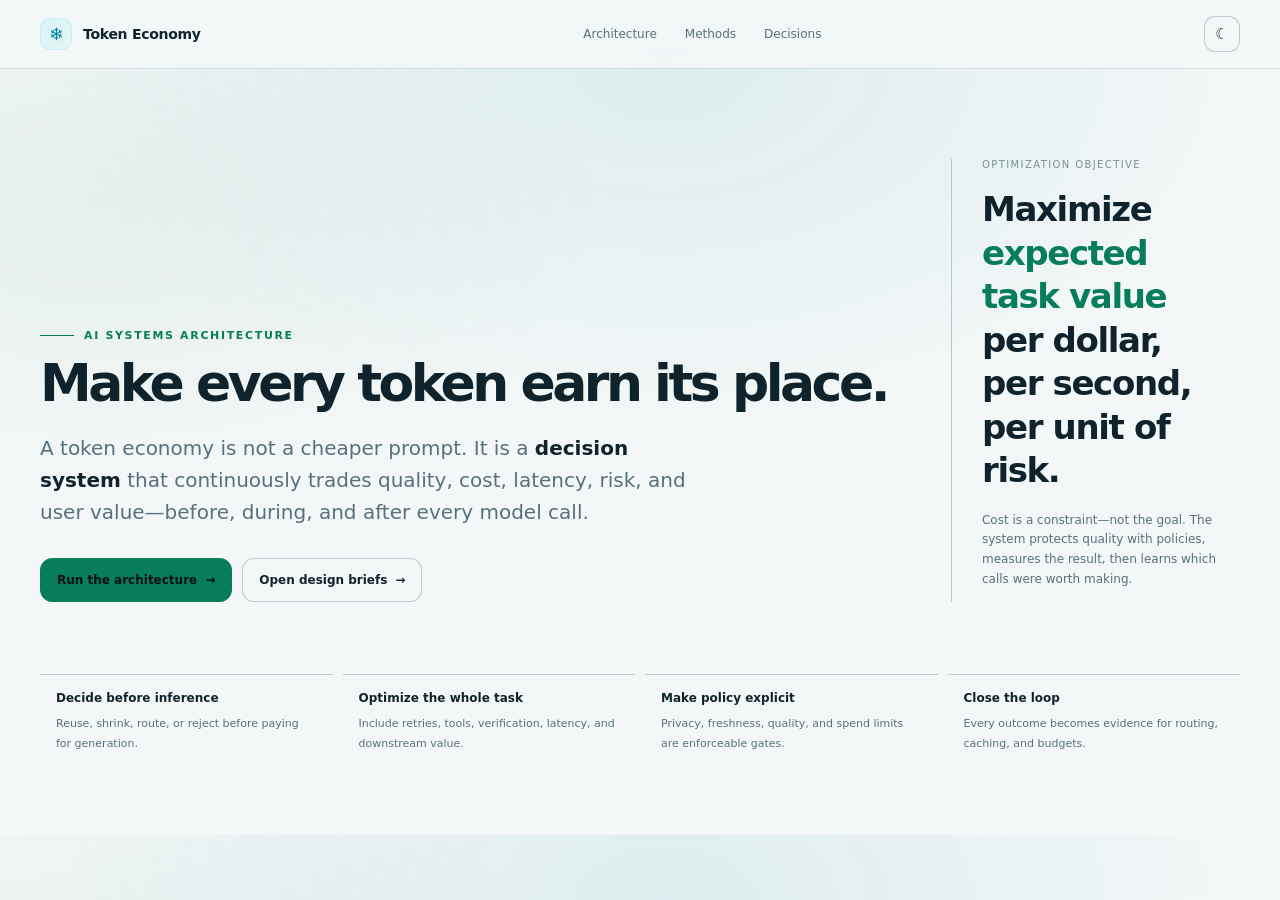
<file: Token-Economy/index.html>
<!doctype html>
<html lang="en">
<head>
  <meta charset="utf-8"><meta name="viewport" content="width=device-width,initial-scale=1"><meta name="theme-color" content="#071016">
  <meta name="description" content="A decision architecture for spending AI tokens where they create measurable value.">
  <link rel="icon" href="data:image/svg+xml,%3Csvg xmlns='http://www.w3.org/2000/svg' viewBox='0 0 100 100'%3E%3Ctext y='.9em' font-size='90'%3E%E2%9D%84%3C/text%3E%3C/svg%3E">
  <meta property="og:title" content="Token Economy Architecture"><meta property="og:description" content="Make every model call an economic decision."><meta property="og:type" content="website"><meta property="og:image" content="assets/token-economy-social.png"><meta name="twitter:card" content="summary_large_image">
  <title>Token Economy — AI Systems Architecture</title><script>try{document.documentElement.dataset.theme=localStorage.getItem('token-economy-theme')||(matchMedia('(prefers-color-scheme: light)').matches?'light':'dark')}catch{}</script><link rel="stylesheet" href="assets/site.css">
</head>
<body>
  <a class="skip-link" href="#main">Skip to content</a>
  <header class="topbar"><nav class="nav shell" aria-label="Primary navigation"><a class="wordmark" href="index.html" aria-current="page" aria-label="Token Economy home"><span class="mark" aria-hidden="true">❄</span><span>Token Economy</span></a><div class="navlinks"><a href="architecture.html">Architecture</a><a href="methods.html">Methods</a><a href="decisions.html">Decisions</a></div><button class="theme-toggle" id="themeToggle" type="button" aria-label="Switch theme"><span class="theme-icon" aria-hidden="true">☀</span></button></nav></header>
  <main id="main">
    <section class="hero"><div class="shell"><div class="hero-grid"><div><div class="eyebrow">AI systems architecture</div><h1>Make every token earn its place.</h1><p class="hero-copy">A token economy is not a cheaper prompt. It is a <strong>decision system</strong> that continuously trades quality, cost, latency, risk, and user value—before, during, and after every model call.</p><div class="hero-actions"><a class="btn primary" href="architecture.html">Run the architecture <span aria-hidden="true">→</span></a><a class="btn" href="methods.html">Open design briefs <span aria-hidden="true">→</span></a></div></div><aside class="thesis" aria-label="Optimization objective"><div class="thesis-label">Optimization objective</div><div class="equation">Maximize <span class="accent">expected task value</span><br>per dollar, per second, per unit of risk.</div><p class="thesis-note">Cost is a constraint—not the goal. The system protects quality with policies, measures the result, then learns which calls were worth making.</p></aside></div><div class="principles"><div class="principle"><b>Decide before inference</b><span>Reuse, shrink, route, or reject before paying for generation.</span></div><div class="principle"><b>Optimize the whole task</b><span>Include retries, tools, verification, latency, and downstream value.</span></div><div class="principle"><b>Make policy explicit</b><span>Privacy, freshness, quality, and spend limits are enforceable gates.</span></div><div class="principle"><b>Close the loop</b><span>Every outcome becomes evidence for routing, caching, and budgets.</span></div></div></div></section>
  </main>
  <script src="assets/site.js"></script>
</body></html>
</file>
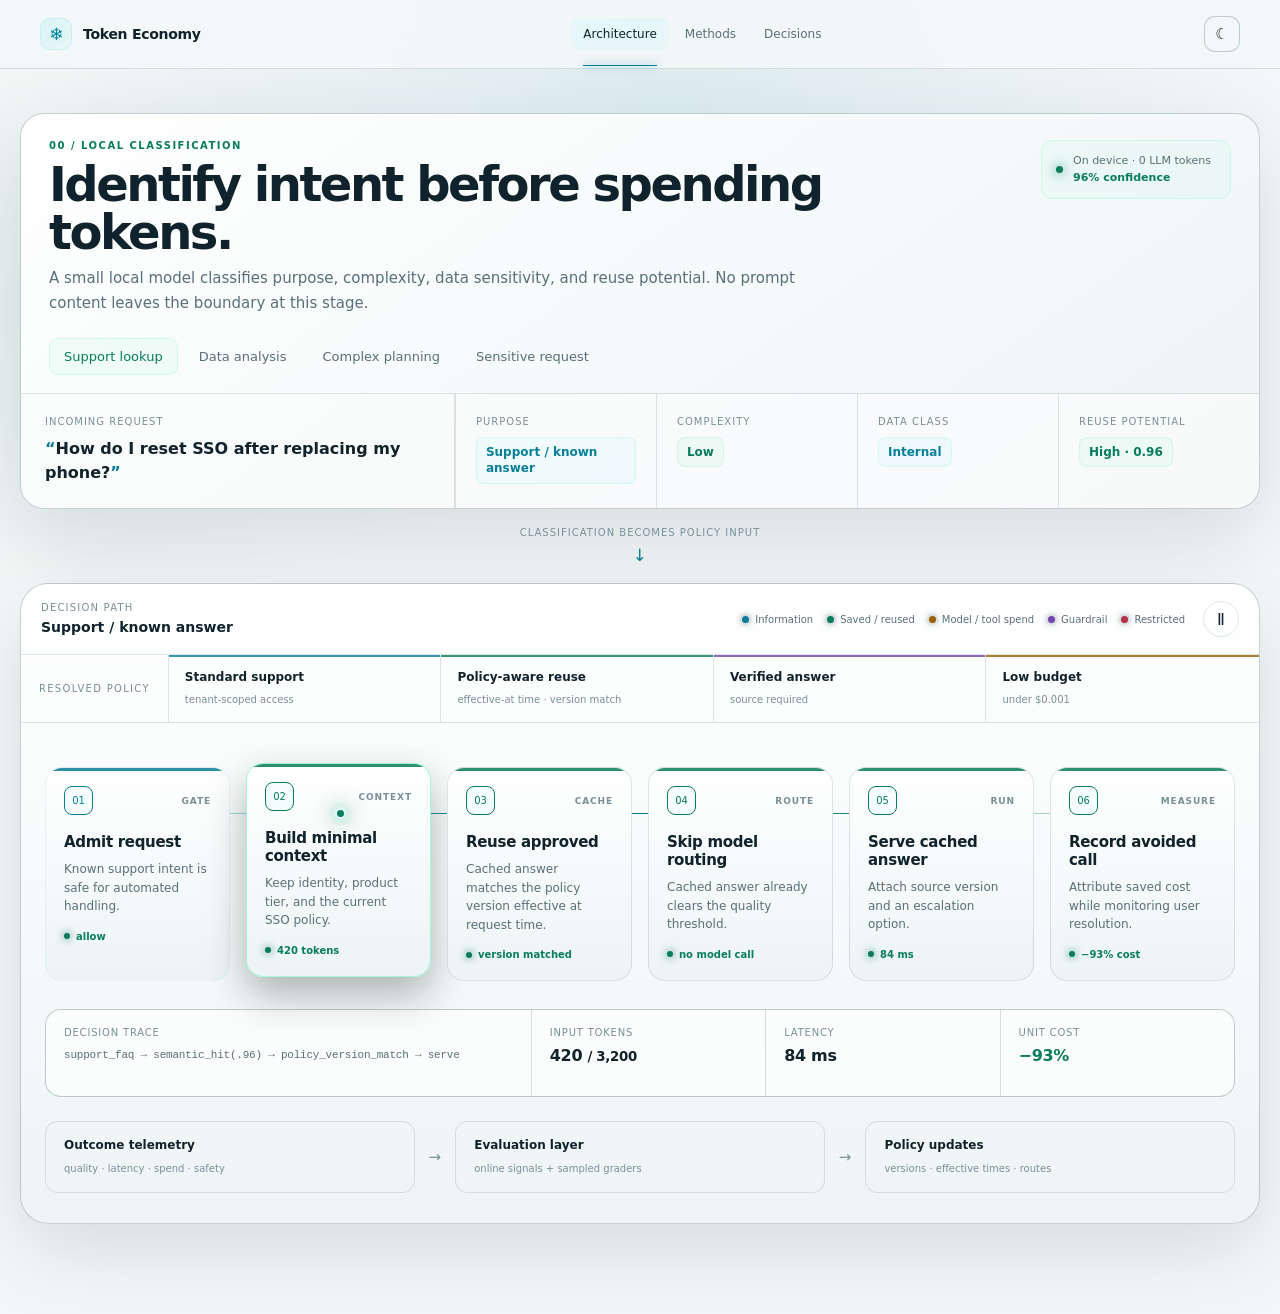
<file: Token-Economy/architecture.html>
<!doctype html>
<html lang="en">
<head>
  <meta charset="utf-8"><meta name="viewport" content="width=device-width,initial-scale=1"><meta name="theme-color" content="#071016">
  <meta name="description" content="Interactive operating architecture for an AI token economy.">
  <link rel="icon" href="data:image/svg+xml,%3Csvg xmlns='http://www.w3.org/2000/svg' viewBox='0 0 100 100'%3E%3Ctext y='.9em' font-size='90'%3E%E2%9D%84%3C/text%3E%3C/svg%3E">
  <title>Architecture — Token Economy</title><script>try{document.documentElement.dataset.theme=localStorage.getItem('token-economy-theme')||(matchMedia('(prefers-color-scheme: light)').matches?'light':'dark')}catch{}</script><link rel="stylesheet" href="assets/site.css">
</head>
<body>
  <a class="skip-link" href="#main">Skip to content</a>
  <header class="topbar"><nav class="nav shell" aria-label="Primary navigation"><a class="wordmark" href="index.html" aria-label="Token Economy home"><span class="mark" aria-hidden="true">❄</span><span>Token Economy</span></a><div class="navlinks"><a href="architecture.html" aria-current="page">Architecture</a><a href="methods.html">Methods</a><a href="decisions.html">Decisions</a></div><button class="theme-toggle" id="themeToggle" type="button" aria-label="Switch theme"><span class="theme-icon" aria-hidden="true">☀</span></button></nav></header>
  <main id="main">
    <section class="architecture-page"><div class="shell">
      <div class="local-classifier">
        <div class="classifier-head"><div><div class="kicker">00 / Local classification</div><h1>Identify intent before spending tokens.</h1><p>A small local model classifies purpose, complexity, data sensitivity, and reuse potential. No prompt content leaves the boundary at this stage.</p></div><div class="local-badge"><span class="state-dot"></span><span>On device · 0 LLM tokens<br><b id="confidenceValue">96% confidence</b></span></div></div>
        <div class="scenario-tabs classifier-tabs" role="tablist" aria-label="Sample incoming requests"><button class="scenario-btn active" role="tab" aria-selected="true" data-scenario="support">Support lookup</button><button class="scenario-btn" role="tab" aria-selected="false" data-scenario="analysis">Data analysis</button><button class="scenario-btn" role="tab" aria-selected="false" data-scenario="planning">Complex planning</button><button class="scenario-btn" role="tab" aria-selected="false" data-scenario="sensitive">Sensitive request</button></div>
        <div class="classifier-result" aria-live="polite">
          <div class="incoming-request"><span>Incoming request</span><q id="queryValue">How do I reset SSO after replacing my phone?</q></div>
          <div class="classification-grid"><div><span>Purpose</span><strong id="purposeValue">Support / known answer</strong></div><div><span>Complexity</span><strong id="complexityValue">Low</strong></div><div><span>Data class</span><strong id="dataValue">Internal</strong></div><div><span>Reuse potential</span><strong id="reuseValue">High · 0.96</strong></div></div>
        </div>
      </div>

      <div class="handoff"><span>Classification becomes policy input</span><i aria-hidden="true">↓</i></div>

      <div class="simulator">
        <div class="decision-bar"><div class="decision-title"><span>Decision path</span><strong id="pathLabel">Support / known answer</strong></div><div class="decision-tools"><div class="flow-legend" aria-label="Decision color legend"><span class="legend-item"><i class="legend-dot"></i>Information</span><span class="legend-item save"><i class="legend-dot"></i>Saved / reused</span><span class="legend-item spend"><i class="legend-dot"></i>Model / tool spend</span><span class="legend-item protect"><i class="legend-dot"></i>Guardrail</span><span class="legend-item restricted"><i class="legend-dot"></i>Restricted</span></div><button class="play-control" id="playControl" aria-label="Pause architecture animation" title="Pause animation">Ⅱ</button></div></div>
        <div class="control-plane"><div class="plane-label">Resolved policy</div><div class="control-item" data-control="policy"><b id="controlPolicy">Standard support</b><span id="controlPolicyNote">tenant-scoped access</span></div><div class="control-item" data-control="cache"><b id="controlCache">Policy-aware reuse</b><span id="controlCacheNote">effective-at time · version match</span></div><div class="control-item" data-control="quality"><b id="controlQuality">Verified answer</b><span id="controlQualityNote">source required</span></div><div class="control-item" data-control="budget"><b id="controlBudget">Low budget</b><span id="controlBudgetNote">under $0.001</span></div></div>
        <div class="architecture"><div class="flow" aria-label="Scenario-specific token economy decisions"><article class="flow-node" data-step="0"><div class="node-top"><div class="node-index">01</div><span class="node-kind">Gate</span></div><h2>Admit request</h2><p>Known support intent is safe for automated handling.</p><span class="node-state">allow</span></article><article class="flow-node" data-step="1"><div class="node-top"><div class="node-index">02</div><span class="node-kind">Context</span></div><h2>Build minimal context</h2><p>Keep identity, product tier, and the current SSO policy.</p><span class="node-state">420 tokens</span></article><article class="flow-node" data-step="2"><div class="node-top"><div class="node-index">03</div><span class="node-kind">Cache</span></div><h2>Reuse approved</h2><p>Cached answer matches the policy version effective at request time.</p><span class="node-state">version matched</span></article><article class="flow-node" data-step="3"><div class="node-top"><div class="node-index">04</div><span class="node-kind">Route</span></div><h2>Skip model routing</h2><p>Cached answer already clears the quality threshold.</p><span class="node-state">no model call</span></article><article class="flow-node" data-step="4"><div class="node-top"><div class="node-index">05</div><span class="node-kind">Run</span></div><h2>Serve cached answer</h2><p>Attach source version and an escalation option.</p><span class="node-state">84 ms</span></article><article class="flow-node" data-step="5"><div class="node-top"><div class="node-index">06</div><span class="node-kind">Measure</span></div><h2>Record avoided call</h2><p>Attribute saved cost while monitoring user resolution.</p><span class="node-state">−93% cost</span></article><span class="packet cache-hit" id="packet" aria-hidden="true"></span></div>
          <div class="trace" aria-live="polite"><div class="trace-cell"><span>Decision trace</span><strong id="traceText">support_faq → semantic_hit(.96) → policy_version_match → serve</strong></div><div class="trace-cell"><span>Input tokens</span><strong id="tokensValue">420 <small>/ 3,200</small></strong></div><div class="trace-cell"><span>Latency</span><strong id="latencyValue">84 ms</strong></div><div class="trace-cell"><span>Unit cost</span><strong class="positive" id="costValue">−93%</strong></div></div>
          <div class="feedback-loop"><div class="feedback-item"><b>Outcome telemetry</b><span>quality · latency · spend · safety</span></div><span class="feedback-arrow">→</span><div class="feedback-item"><b>Evaluation layer</b><span>online signals + sampled graders</span></div><span class="feedback-arrow">→</span><div class="feedback-item"><b>Policy updates</b><span>versions · effective times · routes</span></div></div>
        </div></div>
    </div></section>
  </main>
  <script src="assets/site.js"></script>
</body></html>
</file>
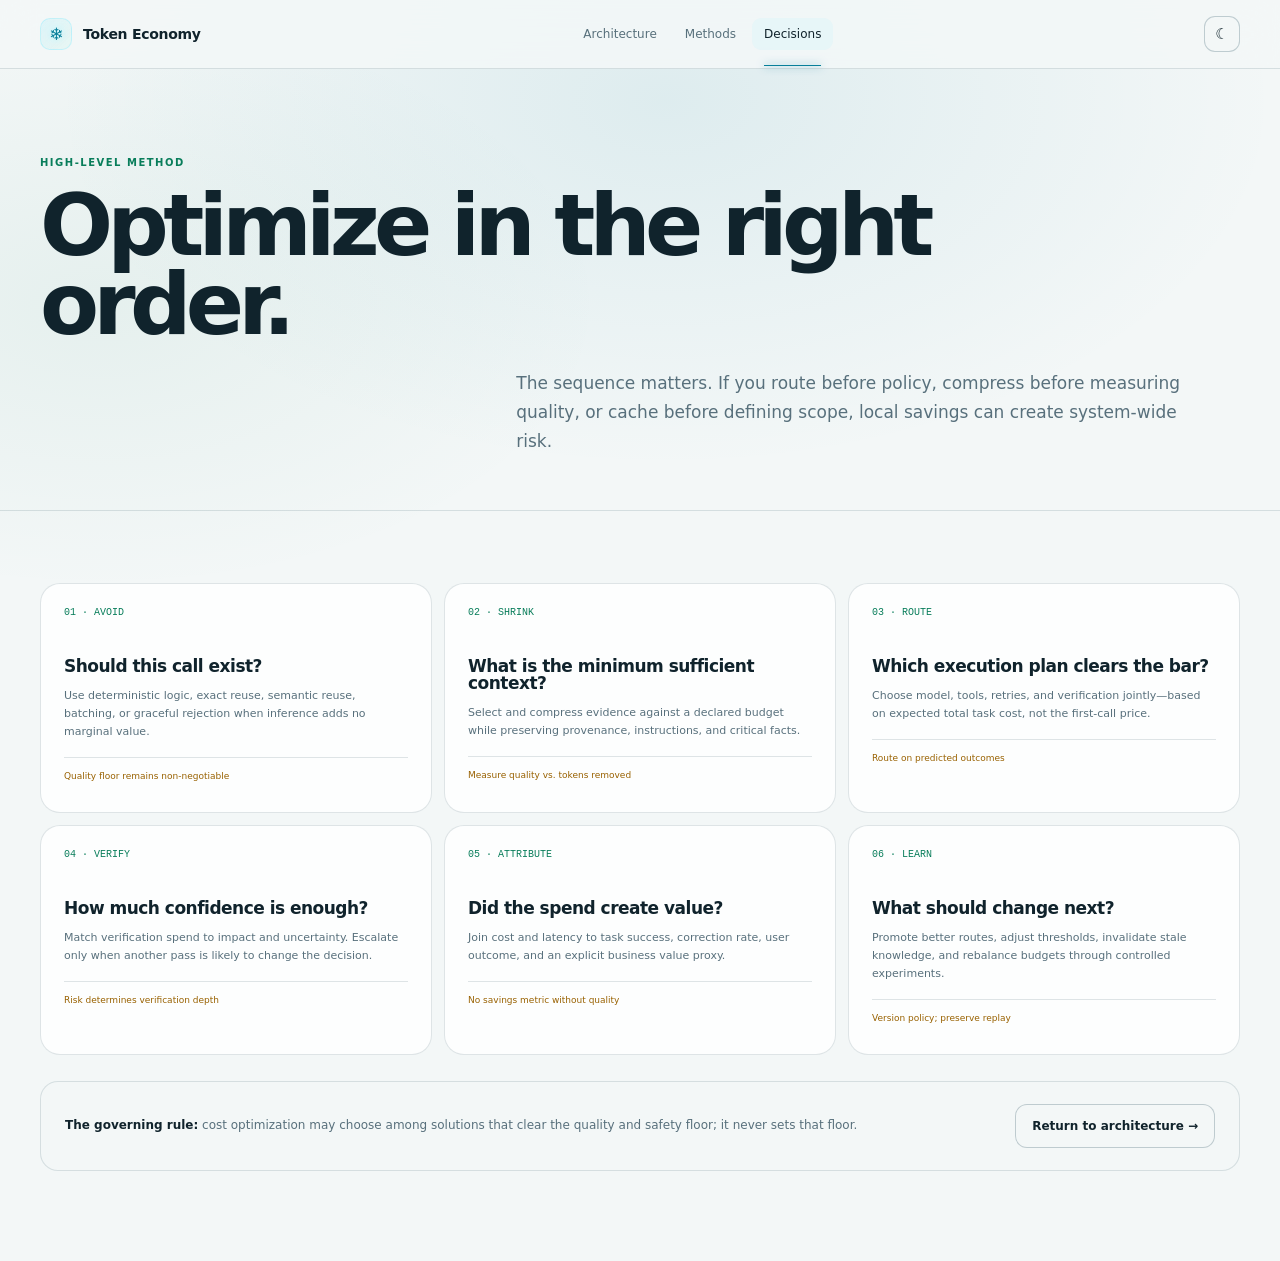
<file: Token-Economy/decisions.html>
<!doctype html><html lang="en"><head><meta charset="utf-8"><meta name="viewport" content="width=device-width,initial-scale=1"><meta name="theme-color" content="#071016"><meta name="description" content="The ordered decision method for token economy optimization."><link rel="icon" href="data:image/svg+xml,%3Csvg xmlns='http://www.w3.org/2000/svg' viewBox='0 0 100 100'%3E%3Ctext y='.9em' font-size='90'%3E%E2%9D%84%3C/text%3E%3C/svg%3E"><title>Decisions — Token Economy</title><script>try{document.documentElement.dataset.theme=localStorage.getItem('token-economy-theme')||(matchMedia('(prefers-color-scheme: light)').matches?'light':'dark')}catch{}</script><link rel="stylesheet" href="assets/site.css"></head><body>
<a class="skip-link" href="#main">Skip to content</a><header class="topbar"><nav class="nav shell" aria-label="Primary navigation"><a class="wordmark" href="index.html" aria-label="Token Economy home"><span class="mark" aria-hidden="true">❄</span><span>Token Economy</span></a><div class="navlinks"><a href="architecture.html">Architecture</a><a href="methods.html">Methods</a><a href="decisions.html" aria-current="page">Decisions</a></div><button class="theme-toggle" id="themeToggle" type="button" aria-label="Switch theme"><span class="theme-icon" aria-hidden="true">☀</span></button></nav></header>
<main id="main"><section class="page-hero"><div class="shell"><div class="kicker">High-level method</div><h1>Optimize in the right order.</h1><div class="page-lede"><p>The sequence matters. If you route before policy, compress before measuring quality, or cache before defining scope, local savings can create system-wide risk.</p></div></div></section>
<section class="section"><div class="shell"><div class="decision-grid">
<article class="decision"><span class="num">01 · AVOID</span><h2>Should this call exist?</h2><p>Use deterministic logic, exact reuse, semantic reuse, batching, or graceful rejection when inference adds no marginal value.</p><span class="guardrail">Quality floor remains non-negotiable</span></article>
<article class="decision"><span class="num">02 · SHRINK</span><h2>What is the minimum sufficient context?</h2><p>Select and compress evidence against a declared budget while preserving provenance, instructions, and critical facts.</p><span class="guardrail">Measure quality vs. tokens removed</span></article>
<article class="decision"><span class="num">03 · ROUTE</span><h2>Which execution plan clears the bar?</h2><p>Choose model, tools, retries, and verification jointly—based on expected total task cost, not the first-call price.</p><span class="guardrail">Route on predicted outcomes</span></article>
<article class="decision"><span class="num">04 · VERIFY</span><h2>How much confidence is enough?</h2><p>Match verification spend to impact and uncertainty. Escalate only when another pass is likely to change the decision.</p><span class="guardrail">Risk determines verification depth</span></article>
<article class="decision"><span class="num">05 · ATTRIBUTE</span><h2>Did the spend create value?</h2><p>Join cost and latency to task success, correction rate, user outcome, and an explicit business value proxy.</p><span class="guardrail">No savings metric without quality</span></article>
<article class="decision"><span class="num">06 · LEARN</span><h2>What should change next?</h2><p>Promote better routes, adjust thresholds, invalidate stale knowledge, and rebalance budgets through controlled experiments.</p><span class="guardrail">Version policy; preserve replay</span></article>
</div><div class="page-callout"><p><strong>The governing rule:</strong> cost optimization may choose among solutions that clear the quality and safety floor; it never sets that floor.</p><a class="btn" href="architecture.html">Return to architecture →</a></div></div></section></main>
<script src="assets/site.js"></script></body></html>
</file>
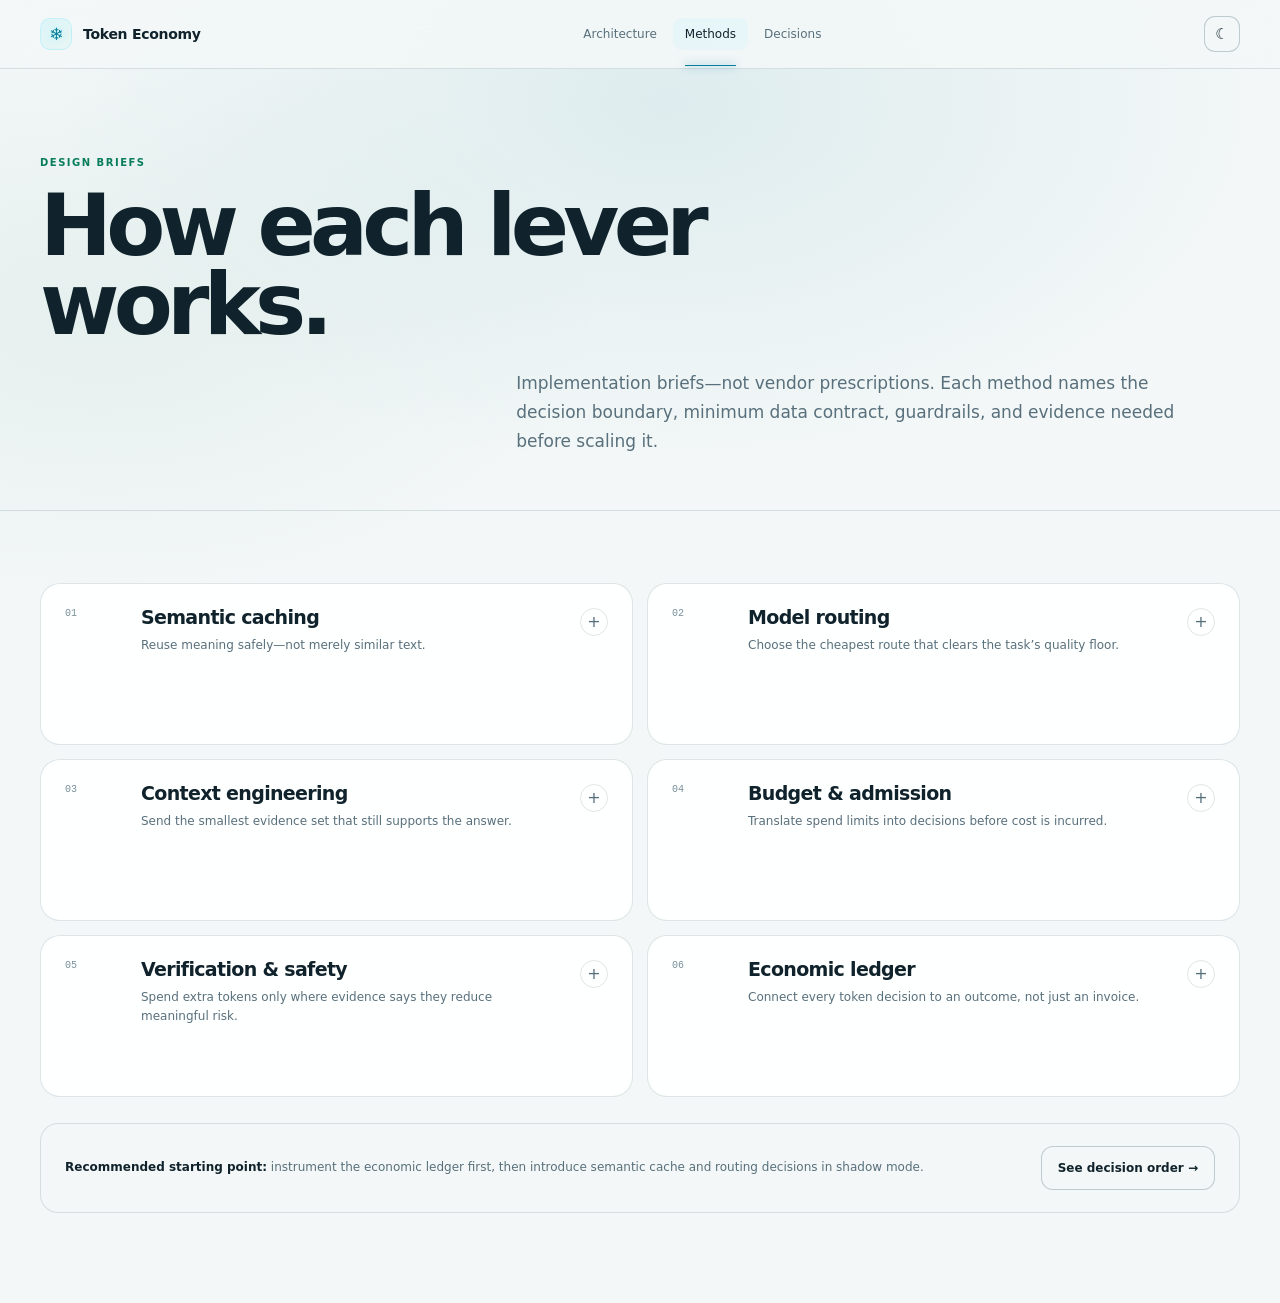
<file: Token-Economy/methods.html>
<!doctype html><html lang="en"><head><meta charset="utf-8"><meta name="viewport" content="width=device-width,initial-scale=1"><meta name="theme-color" content="#071016"><meta name="description" content="Implementation briefs for the core methods of an AI token economy."><link rel="icon" href="data:image/svg+xml,%3Csvg xmlns='http://www.w3.org/2000/svg' viewBox='0 0 100 100'%3E%3Ctext y='.9em' font-size='90'%3E%E2%9D%84%3C/text%3E%3C/svg%3E"><title>Methods — Token Economy</title><script>try{document.documentElement.dataset.theme=localStorage.getItem('token-economy-theme')||(matchMedia('(prefers-color-scheme: light)').matches?'light':'dark')}catch{}</script><link rel="stylesheet" href="assets/site.css"></head><body>
<a class="skip-link" href="#main">Skip to content</a><header class="topbar"><nav class="nav shell" aria-label="Primary navigation"><a class="wordmark" href="index.html" aria-label="Token Economy home"><span class="mark" aria-hidden="true">❄</span><span>Token Economy</span></a><div class="navlinks"><a href="architecture.html">Architecture</a><a href="methods.html" aria-current="page">Methods</a><a href="decisions.html">Decisions</a></div><button class="theme-toggle" id="themeToggle" type="button" aria-label="Switch theme"><span class="theme-icon" aria-hidden="true">☀</span></button></nav></header>
<main id="main"><section class="page-hero"><div class="shell"><div class="kicker">Design briefs</div><h1>How each lever works.</h1><div class="page-lede"><p>Implementation briefs—not vendor prescriptions. Each method names the decision boundary, minimum data contract, guardrails, and evidence needed before scaling it.</p></div></div></section>
<section class="section"><div class="shell"><div class="method-grid">
<article class="method-card"><button class="method-trigger" aria-expanded="false"><span class="method-number">01</span><span class="method-title"><h2>Semantic caching</h2><p>Reuse meaning safely—not merely similar text.</p></span><span class="method-toggle">+</span></button><div class="method-body"><div class="method-body-inner"><div class="brief"><div><h3>Design contract</h3><ul><li>Fingerprint normalized intent, tool state, permissions, locale, and answer schema.</li><li>Retrieve exact first, then semantic candidates inside the same policy partition.</li><li>Gate on similarity, freshness, source version, determinism, and data scope.</li></ul></div><div><h3>Prove it</h3><ul><li>Measure useful hit rate, false-hit severity, avoided cost, and added latency.</li><li>Start read-only with shadow decisions; calibrate thresholds per intent class.</li><li>Placeholder: vector store, embedding model, invalidation events, and TTL matrix.</li></ul></div></div></div></div></article>
<article class="method-card"><button class="method-trigger" aria-expanded="false"><span class="method-number">02</span><span class="method-title"><h2>Model routing</h2><p>Choose the cheapest route that clears the task’s quality floor.</p></span><span class="method-toggle">+</span></button><div class="method-body"><div class="method-body-inner"><div class="brief"><div><h3>Decision sequence</h3><ul><li>Apply hard gates for modality, context, region, privacy, and tool support.</li><li>Predict quality, latency, total completion cost, and failure probability.</li><li>Select from the Pareto frontier under the task’s service-level objective.</li></ul></div><div><h3>Prove it</h3><ul><li>Use replay sets, online holdouts, regret, escalation rate, and task success.</li><li>Fallback on timeout, refusal, low confidence, or verification failure.</li><li>Placeholder: feature schema, model catalog, scorer, and exploration policy.</li></ul></div></div></div></div></article>
<article class="method-card"><button class="method-trigger" aria-expanded="false"><span class="method-number">03</span><span class="method-title"><h2>Context engineering</h2><p>Send the smallest evidence set that still supports the answer.</p></span><span class="method-toggle">+</span></button><div class="method-body"><div class="method-body-inner"><div class="brief"><div><h3>Pipeline</h3><ul><li>Separate instructions, working memory, retrieved evidence, and tool state.</li><li>Rank by marginal answer value; deduplicate and compress below a token budget.</li><li>Preserve citations and lossless facts; summarize only replaceable narrative.</li></ul></div><div><h3>Prove it</h3><ul><li>Plot task quality against tokens removed, retrieval coverage, and truncation loss.</li><li>Version every transform for traceability and deterministic replay.</li><li>Placeholder: memory policy, reranker, summarizer, and context manifest.</li></ul></div></div></div></div></article>
<article class="method-card"><button class="method-trigger" aria-expanded="false"><span class="method-number">04</span><span class="method-title"><h2>Budget &amp; admission</h2><p>Translate spend limits into decisions before cost is incurred.</p></span><span class="method-toggle">+</span></button><div class="method-body"><div class="method-body-inner"><div class="brief"><div><h3>Policy hierarchy</h3><ul><li>Allocate budgets by tenant, workflow, user, and time window.</li><li>Reserve capacity for critical paths; degrade optional work gracefully.</li><li>Estimate full task cost, including tools, retries, verification, and fallbacks.</li></ul></div><div><h3>Prove it</h3><ul><li>Track cost per successful task, rejection quality, burst use, and forecast error.</li><li>Return explicit defer, downgrade, batch, or reject decisions.</li><li>Placeholder: quota store, estimator, priority classes, and override workflow.</li></ul></div></div></div></div></article>
<article class="method-card"><button class="method-trigger" aria-expanded="false"><span class="method-number">05</span><span class="method-title"><h2>Verification &amp; safety</h2><p>Spend extra tokens only where evidence says they reduce meaningful risk.</p></span><span class="method-toggle">+</span></button><div class="method-body"><div class="method-body-inner"><div class="brief"><div><h3>Risk tiers</h3><ul><li>Assign verification depth from task impact, uncertainty, and reversibility.</li><li>Use schema checks, evidence checks, deterministic validators, then model judges.</li><li>Escalate to a stronger route or human review when the risk budget is exceeded.</li></ul></div><div><h3>Prove it</h3><ul><li>Measure escaped defects, false alarms, correction cost, and grader agreement.</li><li>Keep safety policy independent from model selection and commercial pressure.</li><li>Placeholder: risk taxonomy, validators, judge prompts, and review queue.</li></ul></div></div></div></div></article>
<article class="method-card"><button class="method-trigger" aria-expanded="false"><span class="method-number">06</span><span class="method-title"><h2>Economic ledger</h2><p>Connect every token decision to an outcome, not just an invoice.</p></span><span class="method-toggle">+</span></button><div class="method-body"><div class="method-body-inner"><div class="brief"><div><h3>Event model</h3><ul><li>Record request, transforms, cache decisions, route, retries, tools, and outcome.</li><li>Attribute price at event time and preserve model, prompt, and policy versions.</li><li>Join technical telemetry to task success, user correction, and business value.</li></ul></div><div><h3>Prove it</h3><ul><li>Lead with value per dollar; use tokens and cache rate as diagnostic metrics.</li><li>Support trace replay, cohort comparison, anomaly alerts, and unit economics.</li><li>Placeholder: event schema, pricing snapshots, retention, and value proxies.</li></ul></div></div></div></div></article>
</div><div class="page-callout"><p><strong>Recommended starting point:</strong> instrument the economic ledger first, then introduce semantic cache and routing decisions in shadow mode.</p><a class="btn" href="decisions.html">See decision order →</a></div></div></section></main>
<script src="assets/site.js"></script></body></html>
</file>
<file: Token-Economy/assets/site.css>
:root {
  color-scheme: dark;
  --bg:#071016; --panel:#0d1922; --panel-soft:rgba(16,31,41,.72);
  --line:rgba(176,214,231,.14); --line-strong:rgba(176,214,231,.26);
  --text:#eef7fb; --muted:#90a7b4; --muted-2:#667d89;
  --cyan:#5fe3ff; --mint:#75f2c1; --amber:#ffd47a; --violet:#b99cff; --red:#ff8c9b;
  --shadow:0 28px 80px rgba(0,0,0,.32); --page:1200px;
}
[data-theme="light"]{
  color-scheme:light;
  --bg:#f3f7f7;--panel:#ffffff;--panel-soft:rgba(255,255,255,.84);
  --line:rgba(32,73,88,.14);--line-strong:rgba(32,73,88,.25);
  --text:#10232c;--muted:#58707c;--muted-2:#78909a;
  --cyan:#087f9a;--mint:#087d5a;--amber:#986100;--violet:#7047ae;--red:#b52f49;
  --shadow:0 28px 80px rgba(28,63,75,.13);
}
*{box-sizing:border-box}
html{scroll-behavior:smooth}
body{
  margin:0; min-width:320px; color:var(--text);
  background:radial-gradient(900px 540px at 52% 8%,rgba(95,227,255,.09),transparent 68%),radial-gradient(700px 400px at 8% 24%,rgba(117,242,193,.055),transparent 72%),var(--bg);
  font-family:Inter,ui-sans-serif,system-ui,-apple-system,BlinkMacSystemFont,"Segoe UI",sans-serif;
  -webkit-font-smoothing:antialiased;
}
body::before{
  content:"";position:fixed;inset:0;z-index:-1;pointer-events:none;opacity:.35;
  background-image:linear-gradient(rgba(255,255,255,.018) 1px,transparent 1px),linear-gradient(90deg,rgba(255,255,255,.018) 1px,transparent 1px);
  background-size:40px 40px;mask-image:linear-gradient(to bottom,black,transparent 72%);
}
button{font:inherit;color:inherit}a{color:inherit;text-decoration:none}
:focus-visible{outline:2px solid var(--cyan);outline-offset:3px}
.shell{width:min(var(--page),calc(100% - 40px));margin:0 auto}
.skip-link{position:fixed;top:12px;left:12px;z-index:100;padding:10px 14px;border-radius:10px;background:var(--text);color:var(--bg);transform:translateY(-150%);transition:transform .2s ease}
.skip-link:focus{transform:translateY(0)}

.topbar{position:sticky;top:0;z-index:40;border-bottom:1px solid var(--line);background:rgba(7,16,22,.84);backdrop-filter:blur(18px)}
[data-theme="light"] .topbar{background:rgba(243,247,247,.88)}
[data-theme="light"] body{background:radial-gradient(900px 540px at 52% 8%,rgba(8,127,154,.09),transparent 68%),radial-gradient(700px 400px at 8% 24%,rgba(8,125,90,.06),transparent 72%),var(--bg)}
[data-theme="light"] body::before{opacity:.55}
.nav{min-height:68px;display:flex;align-items:center;justify-content:space-between;gap:24px}
.wordmark{display:flex;align-items:center;gap:11px;font-size:14px;font-weight:760;letter-spacing:-.02em}
.mark{width:32px;height:32px;display:grid;place-items:center;border-radius:10px;color:var(--cyan);border:1px solid rgba(95,227,255,.25);background:linear-gradient(135deg,rgba(95,227,255,.14),rgba(117,242,193,.08));box-shadow:inset 0 1px rgba(255,255,255,.06);font-size:17px;line-height:1;text-shadow:0 0 10px rgba(95,227,255,.5)}
.navlinks{display:flex;align-items:center;gap:4px}
.navlinks a{position:relative;padding:9px 12px;border-radius:9px;color:var(--muted);font-size:12px;transition:color .2s ease,background .2s ease}
.navlinks a:hover{color:var(--text);background:rgba(255,255,255,.04)}
.navlinks a[aria-current="page"]{color:var(--text);background:rgba(95,227,255,.07)}
.navlinks a[aria-current="page"]::after{content:"";position:absolute;left:12px;right:12px;bottom:-16px;height:1px;background:var(--cyan);box-shadow:0 0 8px var(--cyan)}
.theme-toggle{flex:0 0 auto;width:36px;height:36px;display:grid;place-items:center;border:1px solid var(--line-strong);border-radius:11px;background:rgba(255,255,255,.035);color:var(--text);cursor:pointer;transition:transform .2s ease,border-color .2s ease,background .2s ease}
.theme-toggle:hover{transform:translateY(-1px);border-color:var(--cyan);background:rgba(95,227,255,.07)}
.theme-icon{font-size:15px;line-height:1}

.hero{padding:90px 0 66px}
.hero-grid{display:grid;grid-template-columns:1.05fr .95fr;align-items:end;gap:64px}
.eyebrow,.kicker{color:var(--mint);font-size:10px;font-weight:750;letter-spacing:.15em;text-transform:uppercase}
.eyebrow{display:flex;align-items:center;gap:10px;font-size:11px}.eyebrow::before{content:"";width:34px;height:1px;background:var(--mint)}
h1{margin:18px 0 24px;max-width:780px;font-size:clamp(48px,7.2vw,92px);line-height:.92;letter-spacing:-.067em}
.hero h1{max-width:none;font-size:clamp(20px,4.2vw,52px);white-space:nowrap}
.hero-copy{max-width:650px;color:var(--muted);font-size:clamp(16px,1.8vw,20px);line-height:1.6}.hero-copy strong{color:var(--text);font-weight:580}
.hero-actions{display:flex;flex-wrap:wrap;gap:10px;margin-top:30px}
.btn{display:inline-flex;align-items:center;justify-content:center;gap:8px;min-height:44px;padding:0 16px;border:1px solid var(--line-strong);border-radius:12px;background:rgba(255,255,255,.035);color:var(--text);cursor:pointer;font-size:12px;font-weight:650;transition:transform .2s ease,border-color .2s ease,background .2s ease}
.btn:hover{transform:translateY(-1px);border-color:rgba(95,227,255,.42);background:rgba(95,227,255,.07)}
.btn.primary{color:#071016;border-color:var(--mint);background:var(--mint)}.btn.primary:hover{background:#94f7d2}
.thesis{border-left:1px solid var(--line-strong);padding-left:30px}.thesis-label{margin-bottom:18px;color:var(--muted-2);font-size:10px;letter-spacing:.14em;text-transform:uppercase}
.equation{font-size:clamp(21px,3vw,34px);font-weight:690;line-height:1.28;letter-spacing:-.04em}.equation .accent{color:var(--mint)}
.thesis-note{margin-top:18px;color:var(--muted);font-size:12px;line-height:1.65}
.principles{display:grid;grid-template-columns:repeat(4,1fr);gap:10px;margin-top:72px}.principle{padding:16px;border-top:1px solid var(--line-strong)}.principle b{display:block;margin-bottom:7px;font-size:12px}.principle span{color:var(--muted);font-size:11px;line-height:1.5}

.page-hero{padding:88px 0 54px;border-bottom:1px solid var(--line)}
.page-hero h1{max-width:900px;margin-bottom:25px;font-size:clamp(52px,7vw,86px)}
.page-lede{display:grid;grid-template-columns:.75fr 1.25fr;gap:42px;align-items:end}.page-lede p{grid-column:2;max-width:700px;margin:0;color:var(--muted);font-size:17px;line-height:1.7}
.architecture-page{padding:44px 0 90px}.architecture-page>.shell{width:min(1320px,calc(100% - 40px))}
.local-classifier{overflow:hidden;border:1px solid var(--line-strong);border-radius:24px;background:linear-gradient(145deg,rgba(16,31,41,.94),rgba(9,20,28,.92));box-shadow:var(--shadow)}
[data-theme="light"] .local-classifier{background:linear-gradient(145deg,#fff,#edf4f5)}
.classifier-head{display:grid;grid-template-columns:1fr auto;gap:36px;align-items:start;padding:26px 28px 22px}
.classifier-head h1{max-width:780px;margin:9px 0 10px;font-size:clamp(28px,4.2vw,48px);line-height:1;letter-spacing:-.052em}
.classifier-head p{max-width:760px;margin:0;color:var(--muted);font-size:15px;line-height:1.65}
.local-badge{display:flex;align-items:center;gap:10px;min-width:190px;padding:12px 14px;border:1px solid rgba(117,242,193,.23);border-radius:12px;background:rgba(117,242,193,.055);color:var(--muted);font-size:11px;line-height:1.5}
.local-badge b{color:var(--mint);font-weight:650}.state-dot{flex:0 0 auto;width:7px;height:7px;border-radius:50%;background:var(--mint);box-shadow:0 0 12px var(--mint)}
.classifier-tabs{padding:0 28px 18px;border-bottom:1px solid var(--line)}
.classifier-result{display:grid;grid-template-columns:1.05fr 1.95fr;gap:1px;background:var(--line)}
.incoming-request,.classification-grid{background:rgba(7,16,22,.72)}[data-theme="light"] .incoming-request,[data-theme="light"] .classification-grid{background:rgba(255,255,255,.86)}
.incoming-request{padding:22px 24px}.incoming-request span,.classification-grid span{display:block;margin-bottom:10px;color:var(--muted-2);font-size:10px;letter-spacing:.1em;text-transform:uppercase}.incoming-request q{display:block;color:var(--text);font-size:16px;font-weight:590;line-height:1.55}.incoming-request q::before,.incoming-request q::after{color:var(--cyan)}
.classification-grid{display:grid;grid-template-columns:repeat(4,1fr)}.classification-grid>div{padding:22px 20px;border-left:1px solid var(--line)}.classification-grid strong{display:inline-flex;align-items:center;min-height:29px;padding:6px 9px;border:1px solid rgba(95,227,255,.18);border-radius:8px;background:rgba(95,227,255,.06);color:var(--cyan);font-size:12px;line-height:1.4}
.classification-grid strong[data-level="low"],.classification-grid strong[data-level="high-reuse"]{color:var(--mint);border-color:rgba(117,242,193,.24);background:rgba(117,242,193,.08)}
.classification-grid strong[data-level="medium"],.classification-grid strong[data-level="live"],.classification-grid strong[data-level="low-reuse"]{color:var(--amber);border-color:rgba(255,212,122,.24);background:rgba(255,212,122,.08)}
.classification-grid strong[data-level="high"],.classification-grid strong[data-level="restricted"],.classification-grid strong[data-level="none"]{color:var(--red);border-color:rgba(255,140,155,.28);background:rgba(255,140,155,.08)}
.local-classifier[data-scenario="sensitive"]{border-color:rgba(255,140,155,.4);box-shadow:var(--shadow),0 0 40px rgba(255,140,155,.06)}
.handoff{display:grid;place-items:center;gap:7px;padding:18px;color:var(--muted-2);font-size:10px;letter-spacing:.1em;text-transform:uppercase}.handoff i{color:var(--cyan);font-style:normal;font-size:17px}
.decision-bar{display:flex;align-items:center;justify-content:space-between;gap:20px;padding:17px 20px;border-bottom:1px solid var(--line)}.decision-title>span{display:block;margin-bottom:4px;color:var(--muted-2);font-size:10px;letter-spacing:.12em;text-transform:uppercase}.decision-title>strong{font-size:14px}.decision-tools{display:flex;align-items:center;gap:18px}.flow-legend{display:flex;align-items:center;gap:14px;flex-wrap:wrap}.legend-item{display:inline-flex;align-items:center;gap:6px;color:var(--muted);font-size:10px;white-space:nowrap}.legend-dot{width:7px;height:7px;border-radius:50%;background:var(--cyan);box-shadow:0 0 7px currentColor}.legend-item.save .legend-dot{background:var(--mint)}.legend-item.spend .legend-dot{background:var(--amber)}.legend-item.protect .legend-dot{background:var(--violet)}.legend-item.restricted .legend-dot{background:var(--red)}
.section{padding:72px 0 90px}.section-rule{border-top:1px solid var(--line)}
.section-head{display:grid;grid-template-columns:.72fr 1.28fr;gap:46px;margin-bottom:34px}
h2{margin:9px 0 0;font-size:clamp(31px,4.5vw,54px);line-height:1;letter-spacing:-.052em}
.section-intro{align-self:end;max-width:650px;margin:0;color:var(--muted);font-size:15px;line-height:1.7}

.simulator{overflow:hidden;border:1px solid var(--line-strong);border-radius:28px;background:linear-gradient(180deg,rgba(15,29,39,.92),rgba(8,18,25,.92));box-shadow:var(--shadow)}
[data-theme="light"] .simulator{background:linear-gradient(180deg,rgba(255,255,255,.96),rgba(237,244,245,.96))}
.sim-toolbar{display:grid;grid-template-columns:1fr auto;align-items:center;gap:20px;padding:18px 22px;border-bottom:1px solid var(--line)}
.scenario-tabs{display:flex;gap:6px;overflow-x:auto;scrollbar-width:none}.scenario-tabs::-webkit-scrollbar{display:none}
.scenario-btn{white-space:nowrap;padding:10px 14px;border:1px solid transparent;border-radius:9px;background:transparent;color:var(--muted);cursor:pointer;font-size:13px}.scenario-btn:hover{color:var(--text);background:rgba(255,255,255,.035)}.scenario-btn.active{color:var(--text);border-color:rgba(95,227,255,.18);background:rgba(95,227,255,.075)}
.local-classifier[data-scenario="support"] .scenario-btn.active{color:var(--mint);border-color:rgba(117,242,193,.26);background:rgba(117,242,193,.08)}.local-classifier[data-scenario="planning"] .scenario-btn.active{color:var(--amber);border-color:rgba(255,212,122,.26);background:rgba(255,212,122,.08)}.local-classifier[data-scenario="sensitive"] .scenario-btn.active{color:var(--red);border-color:rgba(255,140,155,.3);background:rgba(255,140,155,.08)}
.play-control{width:36px;height:36px;display:grid;place-items:center;border:1px solid var(--line);border-radius:50%;background:transparent;cursor:pointer}.play-control:hover{border-color:var(--cyan)}
.control-plane{display:grid;grid-template-columns:auto repeat(4,1fr);align-items:stretch;border-bottom:1px solid var(--line);background:rgba(255,255,255,.018)}
.plane-label{display:flex;align-items:center;padding:16px 18px;border-right:1px solid var(--line);color:var(--muted-2);font-size:10px;letter-spacing:.13em;text-transform:uppercase}
.control-item{position:relative;padding:15px 16px;border-right:1px solid var(--line)}.control-item::before{content:"";position:absolute;top:0;left:0;right:0;height:2px;background:var(--cyan);opacity:.8}.control-item[data-control="cache"]::before{background:var(--mint)}.control-item[data-control="quality"]::before{background:var(--violet)}.control-item[data-control="budget"]::before{background:var(--amber)}.control-item:last-child{border-right:0}.control-item b{display:block;margin-bottom:4px;font-size:12px}.control-item span{color:var(--muted-2);font-size:10px}
.architecture{position:relative;padding:44px 24px 30px}.flow{display:grid;grid-template-columns:repeat(6,minmax(120px,1fr));gap:16px;position:relative}
.flow::before{content:"";position:absolute;z-index:0;top:46px;left:7%;right:7%;height:1px;background:linear-gradient(90deg,rgba(95,227,255,.15),var(--cyan),var(--mint),rgba(117,242,193,.15))}
.simulator[data-scenario="analysis"] .flow::before,.simulator[data-scenario="planning"] .flow::before{background:linear-gradient(90deg,rgba(95,227,255,.18),var(--cyan),var(--amber),rgba(255,212,122,.18))}.simulator[data-scenario="sensitive"] .flow::before{background:linear-gradient(90deg,rgba(95,227,255,.18),var(--violet),var(--red),rgba(255,140,155,.18))}
.flow-node{position:relative;z-index:1;min-height:190px;padding:18px;border:1px solid var(--line);border-radius:17px;background:linear-gradient(180deg,rgba(17,33,44,.98),rgba(10,21,29,.98));overflow:hidden;transition:border-color .28s ease,transform .28s ease,opacity .28s ease,box-shadow .28s ease}
.flow-node::before{content:"";position:absolute;top:0;left:0;right:0;height:3px;background:var(--cyan);opacity:.85}
[data-theme="light"] .flow-node{background:linear-gradient(180deg,#fff,#edf4f5)}
.flow-node.active{transform:translateY(-4px);border-color:rgba(95,227,255,.65);box-shadow:0 0 0 1px rgba(95,227,255,.1),0 18px 40px rgba(0,0,0,.28),0 0 30px rgba(95,227,255,.08)}.flow-node.skipped{opacity:.34}.flow-node.completed{border-color:rgba(176,214,231,.28)}
.flow-node[data-tone="save"]::before{background:var(--mint)}.flow-node[data-tone="save"] .node-state,.flow-node[data-tone="save"] .node-index{color:var(--mint)}.flow-node[data-tone="save"].active{border-color:rgba(117,242,193,.62);box-shadow:0 18px 40px rgba(0,0,0,.28),0 0 30px rgba(117,242,193,.1)}
.flow-node[data-tone="spend"]::before{background:var(--amber)}.flow-node[data-tone="spend"] .node-state,.flow-node[data-tone="spend"] .node-index{color:var(--amber)}.flow-node[data-tone="spend"].active{border-color:rgba(255,212,122,.62);box-shadow:0 18px 40px rgba(0,0,0,.28),0 0 30px rgba(255,212,122,.1)}
.flow-node[data-tone="protect"]::before{background:var(--violet)}.flow-node[data-tone="protect"] .node-state,.flow-node[data-tone="protect"] .node-index{color:var(--violet)}.flow-node[data-tone="protect"].active{border-color:rgba(185,156,255,.62);box-shadow:0 18px 40px rgba(0,0,0,.28),0 0 30px rgba(185,156,255,.1)}
.simulator[data-scenario="sensitive"] .flow-node[data-tone="protect"]::before{background:var(--red)}.simulator[data-scenario="sensitive"] .flow-node[data-tone="protect"] .node-state,.simulator[data-scenario="sensitive"] .flow-node[data-tone="protect"] .node-index{color:var(--red)}.simulator[data-scenario="sensitive"] .flow-node[data-tone="protect"].active{border-color:rgba(255,140,155,.65);box-shadow:0 18px 40px rgba(0,0,0,.28),0 0 30px rgba(255,140,155,.1)}
.node-top{display:flex;align-items:center;justify-content:space-between;gap:8px;margin-bottom:18px}.node-index{width:29px;height:29px;display:grid;place-items:center;border:1px solid currentColor;border-radius:8px;color:var(--cyan);background:rgba(95,227,255,.05);font-size:10px}.node-kind{color:var(--muted-2);font-size:9px;font-weight:700;letter-spacing:.1em;text-transform:uppercase}
.flow-node h2,.flow-node h3{margin:0 0 9px;font-size:15px;line-height:1.2;letter-spacing:-.02em}.flow-node p{margin:0;color:var(--muted);font-size:12px;line-height:1.55}.node-state{display:inline-flex;align-items:center;gap:6px;margin-top:15px;color:var(--mint);font-size:10px;font-weight:650}.node-state::before{content:"";width:6px;height:6px;border-radius:50%;background:currentColor;box-shadow:0 0 8px currentColor}
.packet{position:absolute;z-index:4;top:41px;left:7.8%;width:11px;height:11px;border:2px solid #dffaff;border-radius:50%;background:var(--cyan);box-shadow:0 0 0 6px rgba(95,227,255,.08),0 0 22px var(--cyan);transition:left .64s cubic-bezier(.2,.75,.2,1),background .2s ease}.packet.cache-hit{background:var(--mint);box-shadow:0 0 0 6px rgba(117,242,193,.08),0 0 22px var(--mint)}.simulator[data-scenario="analysis"] .packet,.simulator[data-scenario="planning"] .packet{background:var(--amber);box-shadow:0 0 0 6px rgba(255,212,122,.08),0 0 22px var(--amber)}.simulator[data-scenario="sensitive"] .packet{background:var(--red);box-shadow:0 0 0 6px rgba(255,140,155,.08),0 0 22px var(--red)}
.trace{display:grid;grid-template-columns:1.35fr repeat(3,.65fr);gap:1px;margin-top:28px;border:1px solid var(--line);border-radius:16px;overflow:hidden;background:var(--line)}.trace-cell{min-height:86px;padding:17px 18px;background:rgba(7,16,22,.92)}.trace-cell span{display:block;margin-bottom:8px;color:var(--muted-2);font-size:10px;letter-spacing:.08em;text-transform:uppercase}.trace-cell strong{display:block;font-size:16px;letter-spacing:-.02em}.trace-cell:first-child strong{color:var(--muted);font-family:ui-monospace,SFMono-Regular,Menlo,monospace;font-size:11px;font-weight:500;line-height:1.65}.trace-cell .positive{color:var(--mint)}
[data-theme="light"] .trace-cell{background:rgba(255,255,255,.9)}
.feedback-loop{display:grid;grid-template-columns:1fr auto 1fr auto 1fr;align-items:center;gap:14px;margin-top:24px}.feedback-item{padding:16px 18px;border:1px solid var(--line);border-radius:13px;background:rgba(255,255,255,.018)}.feedback-item b{display:block;margin-bottom:5px;font-size:12px}.feedback-item span{color:var(--muted-2);font-size:10px}.feedback-arrow{color:var(--muted-2);font-size:15px}

.method-grid{display:grid;grid-template-columns:repeat(2,1fr);gap:14px}.method-card{border:1px solid var(--line);border-radius:20px;background:rgba(13,25,34,.88);overflow:hidden}.method-trigger{width:100%;min-height:160px;display:grid;grid-template-columns:58px 1fr auto;gap:18px;align-items:start;padding:24px;border:0;background:transparent;text-align:left;cursor:pointer}.method-trigger:hover{background:rgba(255,255,255,.018)}.method-number{color:var(--muted-2);font:10px ui-monospace,SFMono-Regular,Menlo,monospace}.method-title h2{margin:0 0 9px;font-size:19px;letter-spacing:-.035em}.method-title p{margin:0;color:var(--muted);font-size:12px;line-height:1.6}.method-toggle{width:28px;height:28px;display:grid;place-items:center;border:1px solid var(--line);border-radius:50%;color:var(--muted);transition:transform .25s ease}.method-card.open .method-toggle{transform:rotate(45deg);color:var(--cyan);border-color:rgba(95,227,255,.35)}
[data-theme="light"] .method-card{background:rgba(255,255,255,.9)}
.method-body{display:grid;grid-template-rows:0fr;transition:grid-template-rows .35s ease}.method-card.open .method-body{grid-template-rows:1fr}.method-body-inner{overflow:hidden}.brief{display:grid;grid-template-columns:repeat(2,1fr);gap:20px;margin:0 24px 24px 100px;padding-top:22px;border-top:1px solid var(--line)}.brief h3{margin:0 0 10px;color:var(--muted-2);font-size:9px;letter-spacing:.12em;text-transform:uppercase}.brief ul{display:grid;gap:8px;margin:0;padding:0;list-style:none}.brief li{position:relative;padding-left:13px;color:var(--muted);font-size:10px;line-height:1.5}.brief li::before{content:"";position:absolute;top:.58em;left:0;width:4px;height:4px;border-radius:50%;background:var(--cyan)}
.decision-grid{display:grid;grid-template-columns:repeat(3,1fr);gap:12px}.decision{min-height:230px;padding:23px;border:1px solid var(--line);border-radius:20px;background:var(--panel-soft)}.decision .num{display:block;margin-bottom:40px;color:var(--mint);font:10px ui-monospace,SFMono-Regular,Menlo,monospace}.decision h2{margin:0 0 12px;font-size:17px;letter-spacing:-.03em}.decision p{margin:0;color:var(--muted);font-size:11px;line-height:1.65}.decision .guardrail{display:block;margin-top:16px;padding-top:13px;border-top:1px solid var(--line);color:var(--amber);font-size:9px}
.page-callout{display:grid;grid-template-columns:1fr auto;gap:30px;align-items:center;margin-top:26px;padding:22px 24px;border:1px solid var(--line);border-radius:18px;background:rgba(255,255,255,.018)}.page-callout p{margin:0;color:var(--muted);font-size:12px;line-height:1.6}.page-callout strong{color:var(--text)}

@media(max-width:1120px){.flow{grid-template-columns:repeat(3,1fr)}.flow::before,.packet{display:none}}
@media(max-width:980px){.hero-grid,.section-head,.page-lede{grid-template-columns:1fr}.hero-grid{align-items:start;gap:42px}.thesis{max-width:600px}.principles{grid-template-columns:repeat(2,1fr)}.page-lede p{grid-column:1}.classifier-result{grid-template-columns:1fr}.classification-grid>div:first-child{border-left:0}.control-plane{grid-template-columns:repeat(2,1fr)}.plane-label{grid-column:1/-1;border-right:0;border-bottom:1px solid var(--line)}.control-item:nth-child(3){border-right:0}.trace{grid-template-columns:repeat(3,1fr)}.trace-cell:first-child{grid-column:1/-1}}
@media(max-width:700px){.shell{width:min(100% - 28px,var(--page))}.nav{gap:8px}.wordmark span:last-child{display:none}.navlinks{gap:0;overflow-x:auto}.navlinks a{padding:9px 8px;font-size:10px}.navlinks a[aria-current="page"]::after{bottom:-16px;left:8px;right:8px}.theme-toggle{width:32px;height:32px}.hero,.page-hero{padding-top:62px}.architecture-page{padding-top:24px}.classifier-head{grid-template-columns:1fr;padding:22px 18px}.local-badge{width:max-content}.classifier-tabs{padding:0 18px 16px}.classification-grid{grid-template-columns:repeat(2,1fr)}.classification-grid>div:nth-child(3){border-top:1px solid var(--line)}.classification-grid>div:nth-child(4){border-top:1px solid var(--line)}.decision-bar{align-items:flex-start}.decision-tools{align-items:flex-end;flex-direction:column-reverse}.flow-legend{justify-content:flex-end}.principles,.method-grid,.decision-grid{grid-template-columns:1fr}.flow{grid-template-columns:repeat(2,1fr)}.sim-toolbar{padding:14px}.architecture{padding:28px 14px 20px}.trace{grid-template-columns:1fr 1fr}.trace-cell:first-child,.trace-cell:last-child{grid-column:1/-1}.feedback-loop{grid-template-columns:1fr}.feedback-arrow{transform:rotate(90deg);justify-self:center}.method-trigger{grid-template-columns:36px 1fr auto;gap:10px;padding:20px 16px}.brief{grid-template-columns:1fr;margin:0 16px 20px 52px}.page-callout{grid-template-columns:1fr}}
@media(max-width:440px){h1{font-size:47px}.flow{grid-template-columns:1fr}.flow-node{min-height:0}.control-plane{grid-template-columns:1fr}.control-item{border-right:0;border-bottom:1px solid var(--line)}.control-item:last-child{border-bottom:0}.trace{grid-template-columns:1fr}.trace-cell,.trace-cell:first-child,.trace-cell:last-child{grid-column:1}}
@media(prefers-reduced-motion:reduce){html{scroll-behavior:auto}*,*::before,*::after{animation-duration:.01ms!important;animation-iteration-count:1!important;transition-duration:.01ms!important}}
</file>
